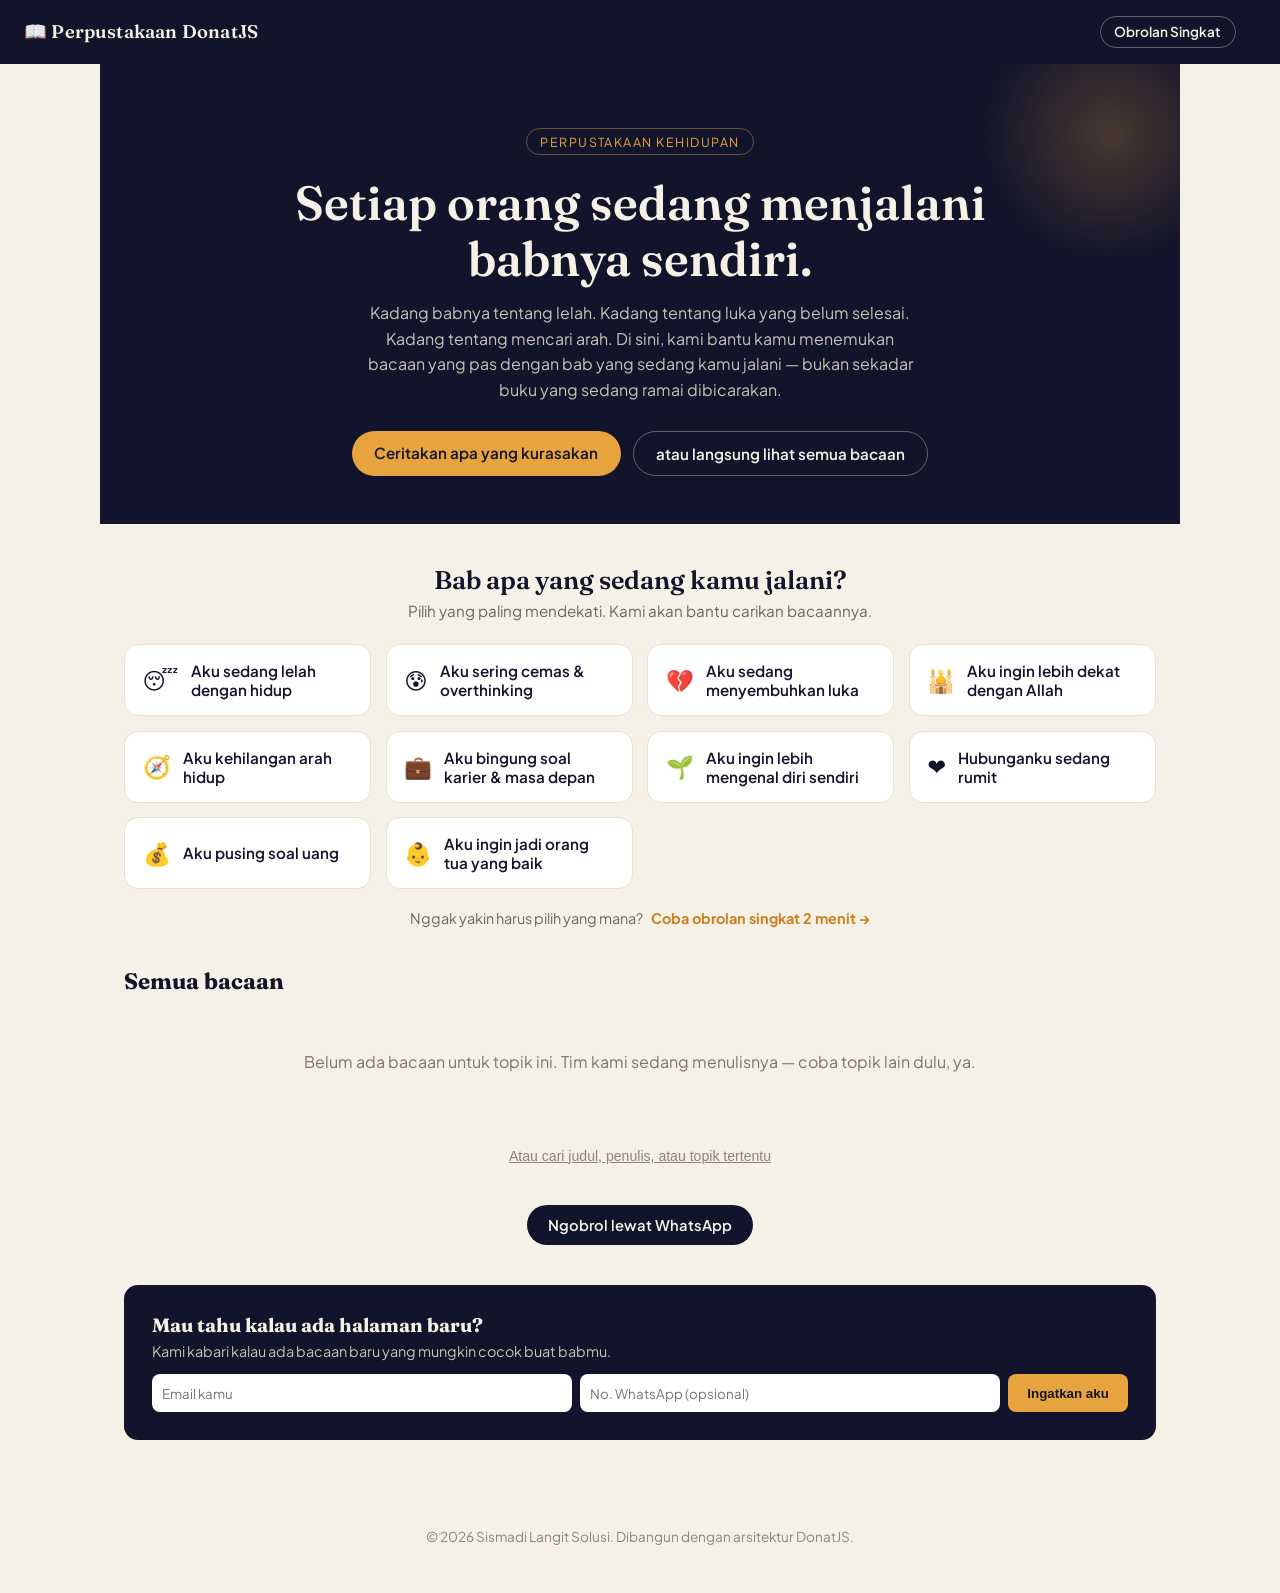
<file: index.html>
<!DOCTYPE html>
<html lang="id">
<head>
<meta charset="UTF-8" />
<meta name="viewport" content="width=device-width, initial-scale=1.0" />
<title id="page-title">Perpustakaan Ebook</title>
<link rel="stylesheet" href="assets/style.css" />
<script src="https://accounts.google.com/gsi/client" async defer></script>
</head>
<body>

<header class="site-header">
  <a href="index.html" id="site-name">Perpustakaan Ebook</a>
  <div class="login-area">
    <a class="quiz-nav-link" href="mulai.html">Obrolan Singkat</a>
    <div id="gsi-button"></div>
    <span id="user-badge" style="display:none;"></span>
  </div>
</header>

<main>
  <section class="hero">
    <span class="hero-eyebrow" id="hero-eyebrow"></span>
    <h1 id="hero-title">Memuat...</h1>
    <p class="hero-body" id="hero-body"></p>
    <div class="hero-ctas">
      <a class="btn-ember" id="hero-cta-primary" href="mulai.html"></a>
      <a class="btn-ghost" id="hero-cta-secondary" href="#results-section"></a>
    </div>
  </section>

  <section class="mood-section" id="mood-section">
    <div class="section-heading">
      <h2 id="mood-section-title"></h2>
      <p id="mood-section-subtitle"></p>
    </div>
    <div class="mood-grid" id="mood-grid"></div>
    <p class="quiz-teaser">
      <span id="quiz-teaser-text"></span>
      <a id="quiz-teaser-link" href="mulai.html"></a>
    </p>
  </section>

  <section class="curated-section" id="curated-section" style="display:none;">
    <div class="section-heading">
      <h2 id="curated-title"></h2>
      <p id="curated-subtitle"></p>
    </div>
    <div class="ebook-grid" id="curated-grid"></div>
  </section>

  <section class="results-section" id="results-section">
    <div class="results-header">
      <h2><span class="mood-prefix" id="results-mood-prefix" style="display:none;"></span><span id="results-title"></span></h2>
      <button class="reset-filter" id="reset-filter" style="display:none;"></button>
    </div>
    <p class="mood-intro" id="mood-intro" style="display:none;"></p>
    <div id="ebook-grid" class="ebook-grid"></div>
    <p id="empty-state" style="display:none;"></p>
  </section>

  <div class="search-toggle-wrap">
    <button class="search-toggle-btn" id="search-toggle"></button>
    <div class="search-box" id="search-box">
      <input type="text" id="search-input" placeholder="Cari ebook..." />
      <button id="search-btn">Cari</button>
    </div>
  </div>

  <section id="wa-section" style="text-align:center; margin-top:1rem;"></section>
  <section id="newsletter-section"></section>
</main>

<footer class="site-footer" id="site-footer"></footer>

<script src="assets/app.js"></script>
<script>
let allEbooks = [];
let activeMoodId = null;

async function main() {
  const cfg = await loadConfig();

  document.getElementById("page-title").textContent = cfg.site.name;
  document.getElementById("site-name").textContent = cfg.site.name;
  document.getElementById("site-footer").textContent = cfg.site.footer_text;

  const m = cfg.manifesto;
  document.getElementById("hero-eyebrow").textContent = m.eyebrow;
  document.getElementById("hero-title").textContent = m.headline;
  document.getElementById("hero-body").textContent = m.body;
  document.getElementById("hero-cta-primary").textContent = m.cta_label;
  document.getElementById("hero-cta-secondary").textContent = m.cta_secondary_label;

  const homeCfg = cfg.pages.home;
  document.getElementById("mood-section-title").textContent = homeCfg.mood_section_title;
  document.getElementById("mood-section-subtitle").textContent = homeCfg.mood_section_subtitle;
  document.getElementById("quiz-teaser-text").textContent = homeCfg.quiz_teaser_text || "";
  document.getElementById("quiz-teaser-link").textContent = homeCfg.quiz_teaser_link || "";
  document.getElementById("results-title").textContent = homeCfg.results_default_title;
  document.getElementById("reset-filter").textContent = homeCfg.reset_filter_label;
  document.getElementById("search-toggle").textContent = homeCfg.search_toggle_label;
  document.getElementById("search-input").placeholder = homeCfg.search_placeholder;

  renderMoodGrid(cfg.moods || []);
  renderWhatsappButton(document.getElementById("wa-section"));
  renderNewsletterForm(document.getElementById("newsletter-section"), "home");

  initGoogleSignIn("gsi-button", (user) => updateUserBadge(user));
  if (isLoggedIn()) updateUserBadge(AppState.user);

  document.getElementById("hero-cta-secondary").addEventListener("click", (e) => {
    e.preventDefault();
    resetMoodFilter();
    document.getElementById("results-section").scrollIntoView({ behavior: "smooth" });
  });

  document.getElementById("reset-filter").addEventListener("click", resetMoodFilter);

  document.getElementById("search-toggle").addEventListener("click", () => {
    const box = document.getElementById("search-box");
    box.classList.toggle("open");
    if (box.classList.contains("open")) document.getElementById("search-input").focus();
  });
  document.getElementById("search-btn").addEventListener("click", () => {
    resetMoodFilter(false);
    searchAndRender(document.getElementById("search-input").value.trim());
  });
  document.getElementById("search-input").addEventListener("keydown", (e) => {
    if (e.key === "Enter") {
      resetMoodFilter(false);
      searchAndRender(e.target.value.trim());
    }
  });

  await loadAllEbooks();
  renderCurated(cfg.curated);
  applyFilter();
}

function updateUserBadge(user) {
  const badge = document.getElementById("user-badge");
  const gsi = document.getElementById("gsi-button");
  badge.style.display = "inline";
  badge.textContent = `Halo, ${user.name}`;
  gsi.style.display = "none";
}

function renderMoodGrid(moods) {
  const grid = document.getElementById("mood-grid");
  grid.innerHTML = "";
  moods.forEach((mood) => {
    const btn = document.createElement("button");
    btn.className = "mood-card";
    btn.dataset.moodId = mood.id;
    btn.innerHTML = `<span class="emoji">${mood.emoji}</span><span>${escapeHtml(mood.label)}</span>`;
    btn.addEventListener("click", () => selectMood(mood.id));
    grid.appendChild(btn);
  });
}

function selectMood(moodId) {
  activeMoodId = moodId;
  document.querySelectorAll(".mood-card").forEach((el) => {
    el.classList.toggle("active", el.dataset.moodId === moodId);
  });
  const box = document.getElementById("search-box");
  box.classList.remove("open");
  applyFilter();
  document.getElementById("results-section").scrollIntoView({ behavior: "smooth" });
}

function resetMoodFilter(scroll) {
  activeMoodId = null;
  document.querySelectorAll(".mood-card").forEach((el) => el.classList.remove("active"));
  applyFilter();
  if (scroll !== false) {
    // no-op, caller controls scroll separately
  }
}

async function loadAllEbooks() {
  try {
    const data = await apiGet("/api/ebooks");
    allEbooks = data.ebooks || [];
  } catch (e) {
    allEbooks = [];
    const empty = document.getElementById("empty-state");
    empty.style.display = "block";
    empty.textContent = `Gagal memuat bacaan: ${e.message}`;
  }
}

function applyFilter() {
  const cfg = AppState.config;
  const homeCfg = cfg.pages.home;
  const mood = activeMoodId ? findMoodById(activeMoodId) : null;

  const prefixEl = document.getElementById("results-mood-prefix");
  const titleEl = document.getElementById("results-title");
  const resetBtn = document.getElementById("reset-filter");
  const introEl = document.getElementById("mood-intro");

  if (mood) {
    prefixEl.style.display = "block";
    prefixEl.textContent = homeCfg.results_mood_prefix;
    titleEl.textContent = `${mood.emoji} ${mood.label}`;
    resetBtn.style.display = "inline";
    introEl.style.display = "block";
    introEl.textContent = mood.intro || "";
  } else {
    prefixEl.style.display = "none";
    titleEl.textContent = homeCfg.results_default_title;
    resetBtn.style.display = "none";
    introEl.style.display = "none";
  }

  const filtered = mood ? allEbooks.filter((eb) => ebookMatchesMood(eb, mood)) : allEbooks;
  const grid = document.getElementById("ebook-grid");
  const empty = document.getElementById("empty-state");

  if (!filtered.length) {
    grid.innerHTML = "";
    empty.style.display = "block";
    empty.textContent = homeCfg.empty_state;
    return;
  }
  empty.style.display = "none";
  renderEbookGrid(grid, filtered);
}

async function searchAndRender(query) {
  const homeCfg = AppState.config.pages.home;
  const grid = document.getElementById("ebook-grid");
  const empty = document.getElementById("empty-state");
  document.getElementById("results-title").textContent = query
    ? `Hasil pencarian: "${query}"`
    : homeCfg.results_default_title;
  document.getElementById("results-mood-prefix").style.display = "none";
  document.getElementById("mood-intro").style.display = "none";
  document.getElementById("reset-filter").style.display = "none";

  try {
    const path = query ? `/api/ebooks?q=${encodeURIComponent(query)}` : "/api/ebooks";
    const data = await apiGet(path);
    if (!data.ebooks.length) {
      grid.innerHTML = "";
      empty.style.display = "block";
      empty.textContent = homeCfg.empty_state_search;
      return;
    }
    empty.style.display = "none";
    renderEbookGrid(grid, data.ebooks);
  } catch (e) {
    grid.innerHTML = "";
    empty.style.display = "block";
    empty.textContent = `Gagal memuat: ${e.message}`;
  }
}

function renderCurated(curatedCfg) {
  if (!curatedCfg || !curatedCfg.enabled || !curatedCfg.slugs || !curatedCfg.slugs.length) return;
  const picks = curatedCfg.slugs
    .map((slug) => allEbooks.find((eb) => eb.slug === slug))
    .filter(Boolean);
  if (!picks.length) return;

  document.getElementById("curated-title").textContent = curatedCfg.title;
  document.getElementById("curated-subtitle").textContent = curatedCfg.subtitle;
  renderEbookGrid(document.getElementById("curated-grid"), picks);
  document.getElementById("curated-section").style.display = "block";
}

main();
</script>
</body>
</html>
</file>
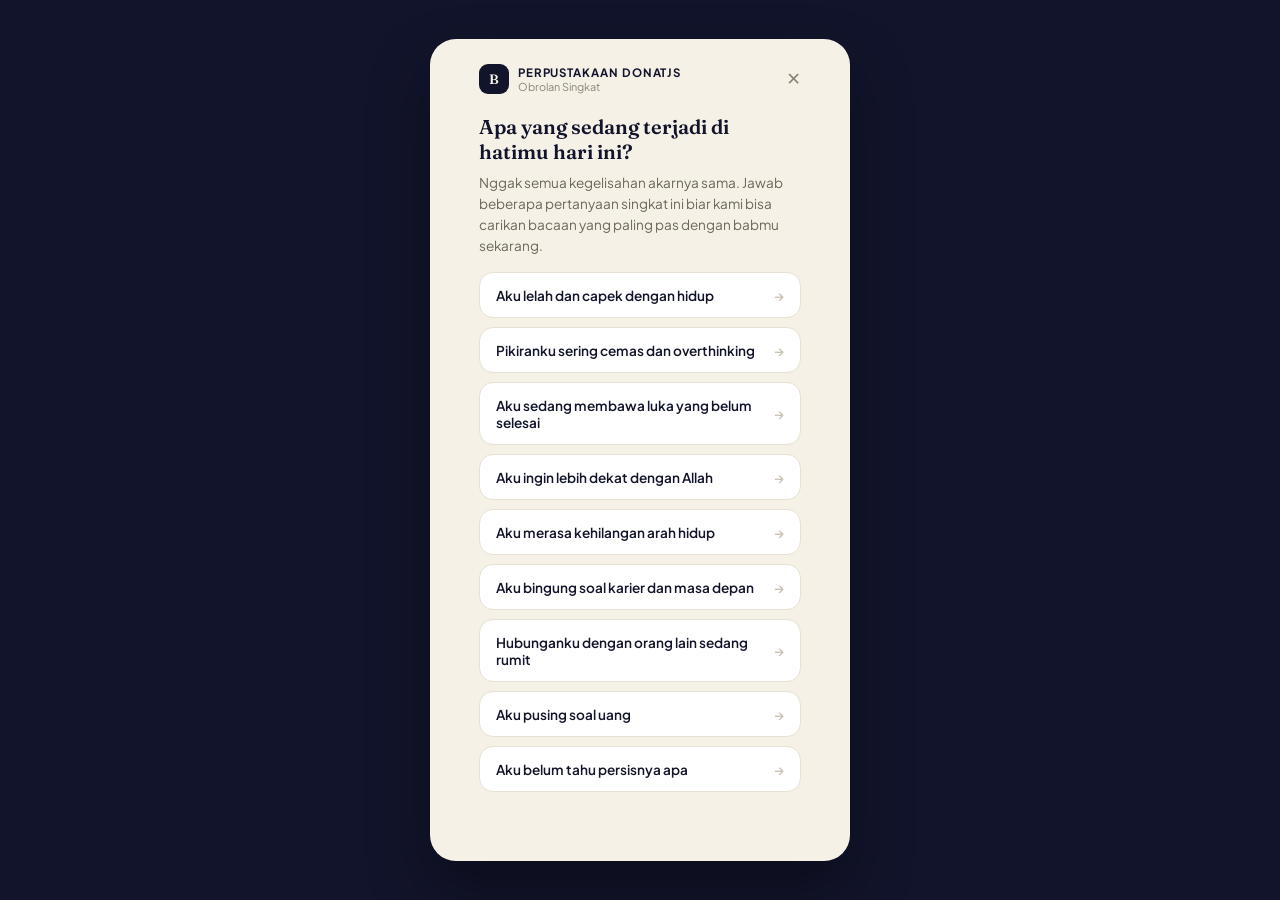
<file: mulai.html>
<!DOCTYPE html>
<html lang="id">
<head>
<meta charset="UTF-8" />
<meta name="viewport" content="width=device-width, initial-scale=1.0" />
<title>Ceritakan yang kamu rasakan — Perpustakaan Ebook</title>
<link rel="stylesheet" href="assets/style.css" />
</head>
<body class="quiz-page-body">

<main class="quiz-shell">
  <div class="quiz-view" id="quiz-view"></div>
</main>

<script src="assets/app.js"></script>
<script src="assets/quiz.js"></script>
<script>
async function main() {
  const cfg = await loadConfig();
  document.title = `Ceritakan yang kamu rasakan — ${cfg.site.name}`;

  if (!cfg.quiz || !cfg.quiz.enabled) {
    document.getElementById("quiz-view").innerHTML =
      '<p style="text-align:center; padding:2rem 0;">Obrolan singkat belum tersedia. <a href="index.html">Kembali ke beranda</a></p>';
    return;
  }

  new QuizController(cfg, "quiz-view");
}

main();
</script>
</body>
</html>
</file>
<file: assets/style.css>
/* =========================================================
   Perpustakaan DonatJS — tema "Halaman Berikutnya"
   Palet: malam tenang + cahaya lilin, tipografi buku.
   ========================================================= */

@import url('https://fonts.googleapis.com/css2?family=Fraunces:opsz,wght@9..144,400;9..144,500;9..144,600;9..144,700&family=Plus+Jakarta+Sans:wght@400;500;600;700&display=swap');

:root {
  --ink: #12142B;
  --ink-2: #1C1F3D;
  --ink-3: #2A2E58;
  --paper: #F6F1E7;
  --paper-dim: #C9C3B4;
  --ember: #E7A33E;
  --ember-dark: #C97F22;
  --rose: #D97C93;
  --mist: #9497C4;
  --radius: 14px;
  --radius-sm: 8px;
  --font-display: "Fraunces", Georgia, serif;
  --font-body: "Plus Jakarta Sans", system-ui, -apple-system, "Segoe UI", sans-serif;
}

* { box-sizing: border-box; }

body {
  margin: 0;
  font-family: var(--font-body);
  background: var(--paper);
  color: var(--ink);
  -webkit-font-smoothing: antialiased;
}

a { color: inherit; }

/* ---------- Header ---------- */
header.site-header {
  background: var(--ink);
  color: var(--paper);
  padding: 1rem 1.5rem;
  display: flex;
  justify-content: space-between;
  align-items: center;
  flex-wrap: wrap;
  gap: .5rem;
  position: sticky;
  top: 0;
  z-index: 40;
}
header.site-header #site-name {
  text-decoration: none;
  font-family: var(--font-display);
  font-weight: 600;
  font-size: 1.15rem;
  letter-spacing: .01em;
}
header.site-header #site-name::before {
  content: "📖 ";
}
.quiz-nav-link {
  color: var(--paper); text-decoration: none; font-size: .85rem; font-weight: 600;
  border: 1px solid rgba(246,241,231,.35); padding: .4rem .85rem; border-radius: 999px;
  margin-right: .5rem;
}
.quiz-nav-link:hover { border-color: var(--ember); color: var(--ember); }
.login-area { display: flex; align-items: center; gap: .75rem; }
#user-badge {
  font-size: .9rem;
  background: var(--ink-3);
  padding: .4rem .8rem;
  border-radius: 999px;
  color: var(--paper);
}

main { max-width: 1080px; margin: 0 auto; padding: 0 1.5rem 3rem; }

/* ---------- Hero / Manifesto ---------- */
.hero {
  background: var(--ink);
  color: var(--paper);
  margin: 0 -1.5rem 2.5rem;
  padding: 4rem 1.5rem 3rem;
  text-align: center;
  position: relative;
  overflow: hidden;
}
.hero::after {
  content: "";
  position: absolute;
  right: -60px; top: -60px;
  width: 260px; height: 260px;
  border-radius: 50%;
  background: radial-gradient(circle, rgba(231,163,62,.25), transparent 70%);
}
.hero-eyebrow {
  display: inline-block;
  font-size: .78rem;
  letter-spacing: .12em;
  text-transform: uppercase;
  color: var(--ember);
  border: 1px solid rgba(231,163,62,.4);
  padding: .3rem .8rem;
  border-radius: 999px;
  margin-bottom: 1.25rem;
}
.hero h1 {
  font-family: var(--font-display);
  font-weight: 600;
  font-size: clamp(1.9rem, 4vw, 3rem);
  line-height: 1.15;
  max-width: 720px;
  margin: 0 auto .9rem;
}
.hero p.hero-body {
  color: var(--paper-dim);
  max-width: 560px;
  margin: 0 auto 1.75rem;
  line-height: 1.6;
  font-size: 1rem;
}
.hero-ctas { display: flex; flex-wrap: wrap; justify-content: center; gap: .75rem; }
.btn-ember, .btn-ghost {
  display: inline-block;
  font-family: var(--font-body);
  font-weight: 600;
  font-size: .95rem;
  padding: .75rem 1.4rem;
  border-radius: 999px;
  cursor: pointer;
  text-decoration: none;
  border: none;
}
.btn-ember { background: var(--ember); color: var(--ink); }
.btn-ember:hover { background: var(--ember-dark); }
.btn-ghost { background: transparent; color: var(--paper); border: 1px solid rgba(246,241,231,.35); }
.btn-ghost:hover { border-color: var(--paper); }

/* ---------- Mood section ---------- */
.mood-section { margin-bottom: 2.5rem; scroll-margin-top: 5rem; }
.section-heading { text-align: center; margin-bottom: 1.5rem; }
.section-heading h2 {
  font-family: var(--font-display);
  font-weight: 600;
  font-size: 1.6rem;
  margin: 0 0 .35rem;
}
.section-heading p { color: #6b6759; margin: 0; font-size: .95rem; }

.mood-grid {
  display: grid;
  grid-template-columns: repeat(auto-fill, minmax(220px, 1fr));
  gap: .9rem;
}
.mood-card {
  display: flex;
  align-items: center;
  gap: .75rem;
  background: #fff;
  border: 1px solid #e7e1d1;
  border-radius: var(--radius);
  padding: 1rem 1.1rem;
  cursor: pointer;
  text-align: left;
  font-family: var(--font-body);
  font-size: .95rem;
  font-weight: 600;
  color: var(--ink);
  transition: transform .15s ease, border-color .15s ease, box-shadow .15s ease;
}
.mood-card .emoji { font-size: 1.4rem; line-height: 1; }
.mood-card:hover { transform: translateY(-2px); border-color: var(--ember); box-shadow: 0 6px 16px rgba(18,20,43,.08); }
.mood-card.active { background: var(--ink); color: var(--paper); border-color: var(--ink); }

.quiz-teaser { text-align: center; margin: 1.25rem 0 0; font-size: .9rem; color: #6b6759; }
.quiz-teaser a { color: var(--ember-dark); font-weight: 700; text-decoration: none; margin-left: .35rem; }
.quiz-teaser a:hover { text-decoration: underline; }

/* ---------- Results / grid section ---------- */
.results-section { margin-bottom: 2.5rem; }
.results-header {
  display: flex;
  align-items: baseline;
  justify-content: space-between;
  flex-wrap: wrap;
  gap: .5rem;
  margin-bottom: .5rem;
}
.results-header h2 {
  font-family: var(--font-display);
  font-size: 1.4rem;
  margin: 0;
}
.results-header h2 .mood-prefix { font-family: var(--font-body); font-weight: 500; font-size: .85rem; color: #8a8574; display: block; margin-bottom: .15rem; }
.reset-filter {
  background: none;
  border: none;
  color: var(--rose);
  font-weight: 600;
  font-size: .85rem;
  cursor: pointer;
  padding: 0;
}
.mood-intro { color: #6b6759; font-size: .92rem; max-width: 560px; margin: .25rem 0 1.25rem; line-height: 1.55; }

.ebook-grid { display: grid; grid-template-columns: repeat(auto-fill, minmax(190px, 1fr)); gap: 1.25rem; }
.ebook-card {
  background: #fff;
  border-radius: var(--radius);
  overflow: hidden;
  box-shadow: 0 1px 4px rgba(18,20,43,.07);
  text-decoration: none;
  color: var(--ink);
  display: flex;
  flex-direction: column;
  transition: transform .15s ease, box-shadow .15s ease;
}
.ebook-card:hover { transform: translateY(-3px); box-shadow: 0 10px 22px rgba(18,20,43,.12); }
.ebook-card .cover-wrap { position: relative; }
.ebook-card img { width: 100%; aspect-ratio: 3/4; object-fit: cover; background: #eee; display: block; }
.ebook-card .time-badge {
  position: absolute; top: .5rem; right: .5rem;
  background: rgba(18,20,43,.75); color: var(--paper);
  font-size: .68rem; font-weight: 600;
  padding: .2rem .5rem; border-radius: 999px;
}
.ebook-card .info { padding: .8rem .85rem; }
.ebook-card h3 { font-family: var(--font-display); font-size: 1rem; font-weight: 600; margin: 0 0 .2rem; line-height: 1.3; }
.ebook-card p { font-size: .82rem; color: #7a7566; margin: 0; }

#empty-state { text-align: center; color: #7a7566; padding: 2rem 1rem; }

/* ---------- Curated ---------- */
.curated-section { margin-bottom: 2.5rem; }

/* ---------- Secondary search ---------- */
.search-toggle-wrap { text-align: center; margin: 2rem 0; }
.search-toggle-btn {
  background: none; border: none; color: #8a8574; font-size: .88rem;
  text-decoration: underline; cursor: pointer; padding: 0;
}
.search-box {
  max-width: 480px; margin: 1rem auto 0; display: none; gap: 0;
}
.search-box.open { display: flex; }
.search-box input { flex: 1; padding: .65rem .9rem; border: 1px solid #ccc; border-radius: var(--radius-sm) 0 0 var(--radius-sm); font-family: var(--font-body); }
.search-box button { padding: .65rem 1.1rem; border: none; background: var(--ink); color: #fff; border-radius: 0 var(--radius-sm) var(--radius-sm) 0; cursor: pointer; font-weight: 600; }

/* ---------- Chapter (ebook detail) page ---------- */
.chapter-eyebrow {
  display: inline-block; margin: 1.5rem 0 0;
  font-size: .8rem; color: #8a8574;
  text-decoration: none;
}
.chapter-eyebrow:hover { color: var(--ink); }

.detail-grid { display: grid; grid-template-columns: 260px 1fr; gap: 2.25rem; margin-top: 1.25rem; }
@media (max-width: 720px) { .detail-grid { grid-template-columns: 1fr; } }
.detail-cover { position: relative; }
.detail-cover img { width: 100%; border-radius: var(--radius); box-shadow: 0 10px 26px rgba(18,20,43,.15); display: block; }
.detail-cover .ribbon {
  position: absolute; top: -8px; right: 18px;
  background: var(--rose); color: #fff; font-size: .72rem; font-weight: 700;
  padding: .35rem .6rem .5rem; border-radius: 0 0 6px 6px;
}
.detail-info h1 { font-family: var(--font-display); font-size: 1.9rem; font-weight: 600; margin: 0 0 .3rem; line-height: 1.2; }
.detail-info .author { color: #7a7566; font-size: .95rem; margin: 0 0 .9rem; }
.detail-info .description { line-height: 1.65; color: #3a3730; margin: 0 0 1.25rem; }

.fit-box {
  background: #fff; border: 1px solid #e7e1d1; border-radius: var(--radius);
  padding: 1.1rem 1.25rem; margin-bottom: 1.25rem;
}
.fit-box h4 { font-family: var(--font-display); font-size: 1rem; margin: 0 0 .6rem; }
.fit-box ul { list-style: none; margin: 0; padding: 0; display: flex; flex-direction: column; gap: .4rem; }
.fit-box li { font-size: .9rem; padding-left: 1.4rem; position: relative; }
.fit-box li::before { content: "✔"; position: absolute; left: 0; color: var(--ember-dark); font-weight: 700; }

.detail-info h3.preview-heading { font-family: var(--font-display); font-size: 1.05rem; margin: 1.5rem 0 .15rem; }
.preview-note { color: #7a7566; font-size: .88rem; margin: 0 0 .6rem; }
.preview-frame { width: 100%; height: 55vh; border: 1px solid #e7e1d1; border-radius: var(--radius); background: #fff; }

button.primary {
  display: inline-block; background: var(--ember); color: var(--ink);
  border: none; padding: .8rem 1.4rem; border-radius: 999px;
  font-size: 1rem; font-weight: 700; cursor: pointer; margin-top: 1rem;
  font-family: var(--font-body);
}
button.primary:hover { background: var(--ember-dark); }
button.primary:disabled { opacity: .6; cursor: default; }
#login-required-note { color: #7a7566; font-size: .85rem; margin-top: .5rem; }

/* ---------- Recommendations ---------- */
.recs-section { margin-top: 3rem; }

/* ---------- Modal ---------- */
.modal-overlay {
  position: fixed; inset: 0; background: rgba(18,20,43,.6);
  display: flex; align-items: center; justify-content: center; padding: 1rem; z-index: 50;
}
.modal-box { background: var(--paper); border-radius: var(--radius); max-width: 440px; width: 100%; padding: 1.75rem; max-height: 90vh; overflow-y: auto; }
.modal-box h2 { font-family: var(--font-display); font-size: 1.3rem; margin: 0 0 .5rem; }
.modal-box > p { color: #5a564a; font-size: .92rem; line-height: 1.55; }
.modal-box img.qris { width: 100%; max-width: 220px; display: block; margin: 1rem auto; border-radius: 8px; }
.modal-box label { display: block; font-size: .85rem; font-weight: 600; margin: 1rem 0 .35rem; }
.modal-box textarea, .modal-box input[type=text] {
  width: 100%; padding: .65rem; border: 1px solid #d8d2c2; border-radius: 8px;
  font-family: var(--font-body); background: #fff;
}
.modal-status { font-size: .85rem; color: var(--ember-dark); font-weight: 600; margin-top: .75rem; display: none; }
.modal-actions { display: flex; justify-content: flex-end; gap: .6rem; margin-top: 1.25rem; }
.modal-actions button.secondary { background: none; border: 1px solid #d8d2c2; padding: .65rem 1.1rem; border-radius: 999px; cursor: pointer; font-family: var(--font-body); }

/* ---------- Newsletter ---------- */
.newsletter-box { background: var(--ink); color: var(--paper); padding: 1.75rem; border-radius: var(--radius); margin-top: 2.5rem; }
.newsletter-box h3 { font-family: var(--font-display); font-size: 1.2rem; margin: 0 0 .3rem; }
.newsletter-box p { color: var(--paper-dim); margin: 0; font-size: .9rem; }
.newsletter-form { display: flex; gap: .5rem; flex-wrap: wrap; margin-top: .9rem; }
.newsletter-form input { flex: 1; min-width: 160px; padding: .65rem; border: none; border-radius: 8px; font-family: var(--font-body); }
.newsletter-form button { padding: .65rem 1.2rem; background: var(--ember); color: var(--ink); border: none; border-radius: 8px; cursor: pointer; font-weight: 700; }
.newsletter-status { color: var(--ember); font-size: .85rem; margin-top: .6rem; }

/* ---------- WhatsApp ---------- */
.wa-button {
  display: inline-block; background: var(--ink); color: var(--paper) !important;
  border: none; padding: .7rem 1.3rem; border-radius: 999px; font-size: .92rem;
  cursor: pointer; text-decoration: none; margin-top: .5rem; font-weight: 600;
}
.wa-button:hover { background: var(--ink-3); }

footer.site-footer { text-align: center; padding: 2.5rem 1rem 3rem; color: #8a8574; font-size: .85rem; }

/* =========================================================
   Obrolan / Quiz — "phone card" interactive funnel
   Adaptasi dari struktur & pola interaksi prototipe Gemini
   (dataset deklaratif + kartu bertahap), diselaraskan dengan
   palet & tipografi Perpustakaan DonatJS.
   ========================================================= */
.quiz-page-body { background: var(--ink); min-height: 100vh; display: flex; align-items: center; justify-content: center; padding: 1.5rem; }
.quiz-shell {
  width: 100%; max-width: 420px; background: var(--paper);
  border-radius: 26px; box-shadow: 0 30px 60px rgba(0,0,0,.35);
  border: 1px solid rgba(255,255,255,.06);
  min-height: 680px; max-height: 92vh;
  display: flex; flex-direction: column;
  overflow: hidden;
}
.quiz-view { padding: 1.5rem 1.5rem 1.25rem; flex: 1; display: flex; flex-direction: column; overflow-y: auto; }

.quiz-header { display: flex; align-items: center; justify-content: space-between; margin-bottom: 1.25rem; }
.quiz-header .brand { display: flex; align-items: center; gap: .55rem; }
.quiz-header .badge { width: 30px; height: 30px; border-radius: 9px; background: var(--ink); color: var(--paper); display: flex; align-items: center; justify-content: center; font-family: var(--font-display); font-weight: 600; font-size: .85rem; }
.quiz-header h4 { margin: 0; font-size: .72rem; letter-spacing: .08em; text-transform: uppercase; color: var(--ink); font-weight: 700; }
.quiz-header p { margin: 0; font-size: .68rem; color: #8a8574; }
.quiz-header .close-link { color: #8a8574; text-decoration: none; font-size: 1.1rem; line-height: 1; }

.quiz-back { display: inline-block; color: #8a8574; text-decoration: none; font-size: .85rem; margin-bottom: .6rem; cursor: pointer; }
.quiz-back:hover { color: var(--ink); }

.quiz-step-title { font-family: var(--font-display); font-weight: 600; font-size: 1.25rem; color: var(--ink); line-height: 1.25; margin: 0 0 .5rem; }
.quiz-step-desc { font-size: .85rem; color: #6b6759; line-height: 1.55; margin: 0 0 1rem; }

.quiz-options { display: flex; flex-direction: column; gap: .55rem; flex: 1; }
.quiz-option-btn {
  display: flex; align-items: center; justify-content: space-between; gap: .6rem;
  width: 100%; text-align: left; background: #fff; border: 1px solid #e7e1d1;
  border-radius: 14px; padding: .85rem 1rem; font-family: var(--font-body);
  font-size: .85rem; font-weight: 600; color: var(--ink); cursor: pointer;
  transition: border-color .15s ease, transform .15s ease;
}
.quiz-option-btn:hover { border-color: var(--ember); transform: translateY(-1px); }
.quiz-option-btn .arrow { color: var(--paper-dim); }
.quiz-option-btn .icon { font-size: 1.1rem; margin-right: .5rem; }
.quiz-option-btn.selected { border-color: var(--ember); background: #fff8ec; }

.quiz-radio-list { display: flex; flex-direction: column; gap: .5rem; }
.quiz-radio-item {
  display: flex; align-items: center; justify-content: space-between; gap: .6rem;
  background: #fff; border: 1px solid #e7e1d1; border-radius: 14px; padding: .8rem 1rem;
  cursor: pointer; font-size: .85rem; font-weight: 600; color: var(--ink);
}
.quiz-radio-item:hover { border-color: var(--ember); }
.quiz-radio-item input { accent-color: var(--ink); width: 17px; height: 17px; }

.quiz-footer { margin-top: 1.1rem; }
.quiz-btn-primary {
  width: 100%; background: var(--ink); color: var(--paper); border: none;
  padding: .85rem 1rem; border-radius: 14px; font-family: var(--font-body);
  font-weight: 700; font-size: .9rem; cursor: pointer; letter-spacing: .01em;
}
.quiz-btn-primary:hover { background: var(--ink-3); }
.quiz-btn-primary:disabled { opacity: .45; cursor: default; }

.quiz-diagnosis-icon { text-align: center; font-size: 1.7rem; margin-bottom: .4rem; }
.quiz-diagnosis-box { background: #fff; border: 1px solid #e7e1d1; border-radius: 16px; padding: 1.1rem 1.2rem; margin: 1rem 0; }
.quiz-diagnosis-box p.label { font-size: .8rem; font-weight: 700; color: var(--ink); margin: 0 0 .6rem; }
.quiz-diagnosis-box ul { list-style: none; margin: 0; padding: 0; display: flex; flex-direction: column; gap: .5rem; }
.quiz-diagnosis-box li { font-size: .82rem; color: var(--ink); display: flex; gap: .5rem; align-items: flex-start; }
.quiz-diagnosis-box li::before { content: "✓"; color: var(--ember-dark); font-weight: 700; }
.quiz-footnote { font-size: .78rem; color: #6b6759; text-align: center; background: #efe9da; border-radius: 12px; padding: .7rem .9rem; margin: 0; line-height: 1.5; }

.quiz-rec-card {
  display: flex; align-items: center; justify-content: space-between; gap: .7rem;
  background: #fff; border: 1px solid #e7e1d1; border-radius: 14px; padding: .8rem .9rem;
  text-decoration: none; color: var(--ink); margin-bottom: .55rem;
}
.quiz-rec-card:hover { border-color: var(--ember); }
.quiz-rec-card .rc-left { display: flex; gap: .65rem; align-items: flex-start; }
.quiz-rec-card .rc-cover { width: 34px; height: 44px; object-fit: cover; border-radius: 5px; background: #eee; flex-shrink: 0; }
.quiz-rec-card h4 { font-family: var(--font-display); font-size: .88rem; font-weight: 600; margin: 0 0 .15rem; }
.quiz-rec-card p { font-size: .75rem; color: #8a8574; margin: 0; }
.quiz-rec-card .rc-time { font-size: .68rem; color: #8a8574; font-family: var(--font-body); white-space: nowrap; }
.quiz-rec-meta { display: flex; justify-content: space-between; align-items: center; font-size: .78rem; color: #6b6759; padding: .5rem .2rem 0; }
.quiz-rec-meta strong { color: var(--ink); }

.quiz-quote-wrap { flex: 1; display: flex; flex-direction: column; justify-content: center; gap: 1.1rem; text-align: center; padding: .5rem 0; }
.quiz-quote-mark { font-family: var(--font-display); font-size: 2.4rem; color: var(--paper-dim); line-height: 1; }
.quiz-quote-eyebrow { font-size: .78rem; color: #8a8574; margin: 0; }
.quiz-quote-text { font-family: var(--font-display); font-size: 1.05rem; color: var(--ink); line-height: 1.5; margin: 0; padding: 0 .4rem; }
.quiz-muhasabah-options { display: flex; flex-direction: column; gap: .5rem; }
.quiz-muhasabah-btn { background: #fff; border: 1px solid #e7e1d1; border-radius: 14px; padding: .7rem; font-family: var(--font-body); font-weight: 600; font-size: .85rem; color: var(--ink); cursor: pointer; }
.quiz-muhasabah-btn:hover { border-color: var(--ember); }

.quiz-action-title { text-align: center; margin: 0 0 1rem; }
.quiz-action-title span { font-size: 1.4rem; }
.quiz-action-title h3 { font-family: var(--font-display); font-size: 1.1rem; margin: .3rem 0 0; color: var(--ink); }
.quiz-task { display: flex; align-items: center; gap: .65rem; background: #fff; border: 1px solid #e7e1d1; border-radius: 12px; padding: .65rem .8rem; font-size: .82rem; color: var(--ink); margin-bottom: .45rem; }
.quiz-quote-card { background: #efe9da; border-radius: 16px; padding: .9rem 1rem; text-align: center; margin-top: .9rem; }
.quiz-quote-card p.q { font-family: var(--font-display); font-style: italic; font-size: .88rem; color: var(--ink); margin: 0 0 .3rem; }
.quiz-quote-card p.a { font-size: .68rem; font-weight: 700; letter-spacing: .08em; text-transform: uppercase; color: #8a8574; margin: 0; }
.quiz-closing-links { display: flex; gap: .6rem; margin-top: 1.1rem; }
.quiz-closing-links a { flex: 1; text-align: center; text-decoration: none; padding: .7rem; border-radius: 12px; font-size: .82rem; font-weight: 700; }
.quiz-closing-links a.primary { background: var(--ember); color: var(--ink); }
.quiz-closing-links a.ghost { background: transparent; border: 1px solid #d8d2c2; color: var(--ink); }
</file>
